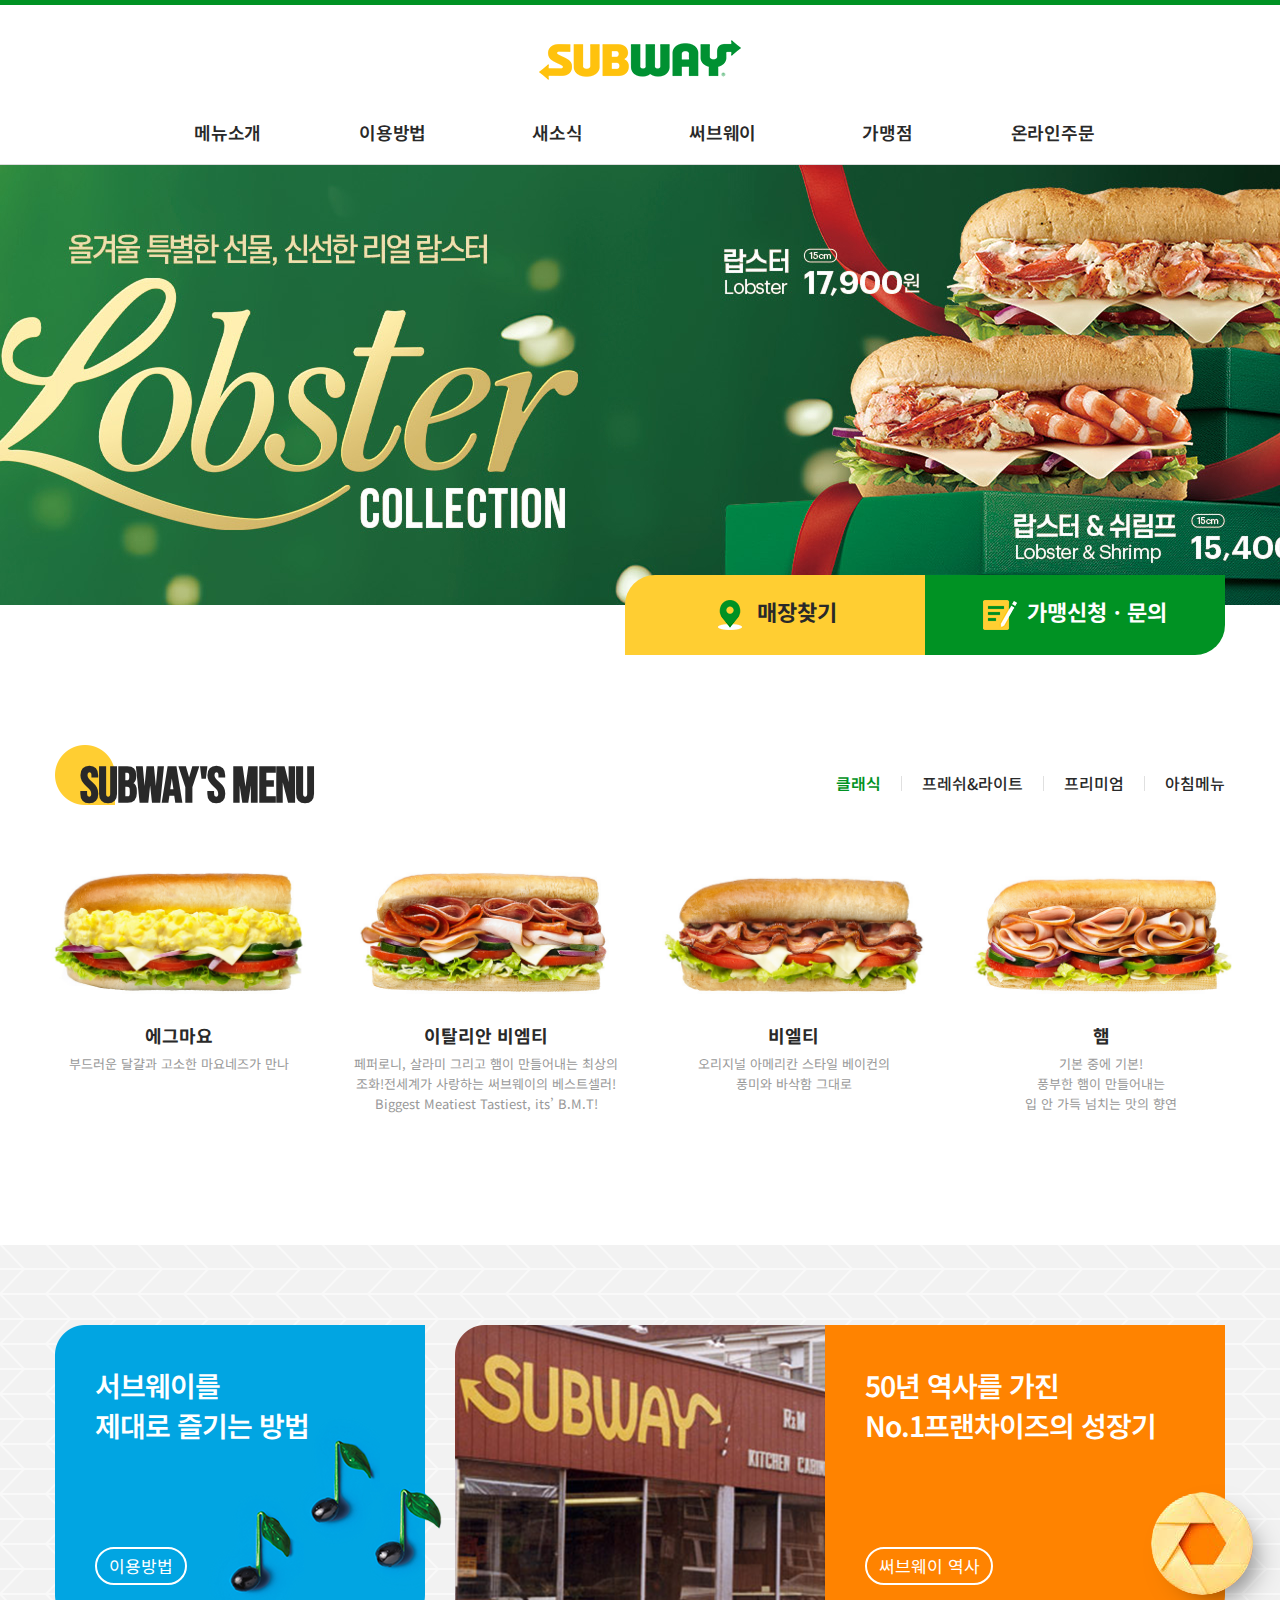
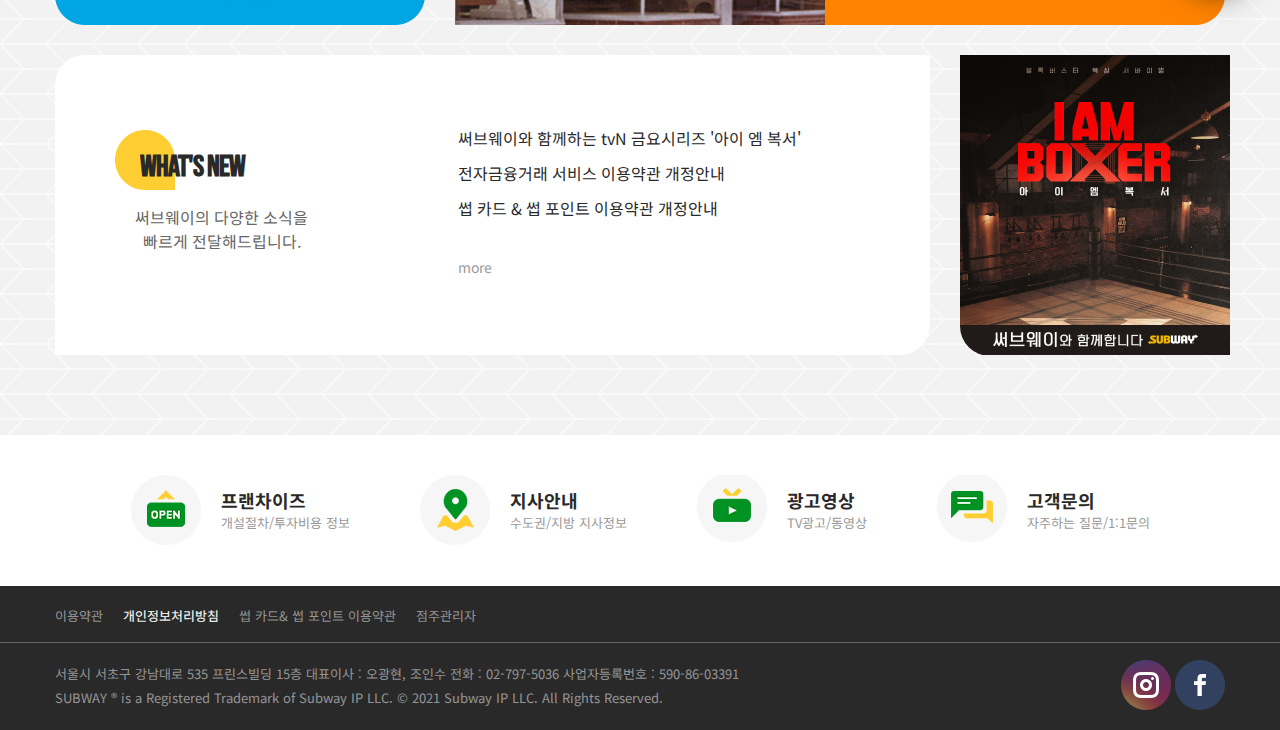
<file: index.html>
<!DOCTYPE html>
<html lang="ko">
<head>
  <meta charset="UTF-8">
  <meta name="viewport" content="width=device-width, initial-scale=1.0">
  <title>서브웨이</title>
  <link rel="stylesheet" href="css/reset.css">
  <link rel="stylesheet" href="css/basic.css">
</head>
<body>
<div id="wrap">
  <header>
      <h1 class="logo"><a href="#">Subway</a></h1>
    <nav id="gnb">
      <ul>
        <li><a href="#" class="dp1">메뉴소개</a>
        <div class="dp2">
          <ul>
            <li><a href="sub.html">샌드위치</a></li>
            <li><a href="sub.html">랩ㆍ기타</a></li>
            <li><a href="sub.html">샐러드</a></li>
            <li><a href="sub.html">아침메뉴</a></li>
            <li><a href="sub.html">스마일 썹</a></li>
            <li><a href="sub.html">단체메뉴</a></li>
          </ul>
        </div>
        </li>
        <li><a href="#" class="dp1">이용방법</a>
        <div class="dp2">
          <ul>
            <li><a href="sub.html">써브웨이 이용방법</a></li>
            <li><a href="sub.html">단체메뉴 이용방법</a></li>
            <li><a href="sub.html">신선한 재료 소개</a></li>
          </ul>
        </div>
        </li>
        <li><a href="#" class="dp1">새소식</a>
        <div class="dp2">
          <ul>
            <li><a href="sub.html">이벤트ㆍ프로모션</a></li>
            <li><a href="sub.html">뉴스ㆍ공지사항</a></li>
            <li><a href="sub.html">광고영상</a></li>
          </ul>
        </div>
        </li>
        <li><a href="#" class="dp1">써브웨이</a>
        <div class="dp2">
          <ul>
            <li><a href="sub.html">써브웨이 역사</a></li>
            <li><a href="sub.html">써브웨이 약속</a></li>
            <li><a href="sub.html">매장찾기</a></li>
          </ul>
        </div>
        </li>
        <li><a href="#" class="dp1">가맹점</a>
        <div class="dp2">
          <ul>
            <li><a href="sub.html">써브웨이 프랜차이즈</a></li>
            <li><a href="sub.html">가맹관련 FAQ</a></li>
            <li><a href="sub.html">가맹신청ㆍ문의</a></li>
            <li><a href="sub.html">지사안내</a></li>
            <li><a href="sub.html">사업설명회</a></li>
          </ul>
        </div>
        </li>
        <li><a href="#" class="dp1">온라인주문</a>
        <div class="dp2">
          <ul>
            <li><a href="sub.html">APP 주문</a></li>
            <li><a href="sub.html">단체주문</a></li>
          </ul>
        </div>
        </li>
      </ul>
    </nav>
  </header>

  <section class="main_visual">
    <div class="main_visual_inner">
      <div class="main_visual_imgs">
        <img src="img/1767162395263_I4IaPO.jpg" alt="">
      </div>
    </div> <!-- main_visual_inner END -->
    <div class="quicklink">
      <div class="quicklink_wrap">
        <div class="store">
          <a href="#"><span>매장찾기</span></a>
        </div>
        <div class="fran">
          <a href="#"><span>가맹신청ㆍ문의</span></a> 
        </div>
      </div>
    </div>
  </section>

  <section class="menu">
    <div class="menu_header">
      <h2>Subway's Menu</h2>
      <div class="tab">
        <ul>
          <li class="select"><a href="#">클래식</a></li>
          <li><a href="#">프레쉬&라이트</a></li>
          <li><a href="#">프리미엄</a></li>
          <li><a href="#">아침메뉴</a></li>
        </ul>
      </div>
    </div>
    <div class="menu_wrap">
      <div class="classic">
        <ul>
          <li>
            <a href="#">
              <div>
                <figure><img src="img/sandwich1_01.jpg" alt=""></figure>
                <strong>에그마요</strong>
                <p>부드러운 달걀과 고소한 마요네즈가 만나</p>
              </div>
            </a>
          </li>
          <li>
            <a href="#">
              <div>
                <figure><img src="img/sandwich1_02.jpg" alt=""></figure>
                <strong>이탈리안 비엠티</strong>
                <p>페퍼로니, 살라미 그리고 햄이 만들어내는 최상의 조화!전세계가 사랑하는 써브웨이의 베스트셀러!<br>Biggest Meatiest Tastiest, its’ B.M.T!</p>
              </div>
            </a>
          </li>
          <li>
            <a href="#">
              <div>
                <figure><img src="img/sandwich1_03.jpg" alt=""></figure>
                <strong>비엘티</strong>
                <p>오리지널 아메리칸 스타일 베이컨의<br>풍미와 바삭함 그대로</p>
              </div>
            </a>
          </li>
          <li>
            <a href="#">
              <div>
                <figure><img src="img/sandwich1_04.jpg" alt=""></figure>
                <strong>햄</strong>
                <p>기본 중에 기본!<br>풍부한 햄이 만들어내는<br>입 안 가득 넘치는 맛의 향연</p>
              </div>
            </a>
          </li>
        </ul>
      </div>
    </div>
  </section>

<section class="subway">
  <div class="subway_inner">
    <div class="util">
      <p>서브웨이를<br>제대로 즐기는 방법</p>
      <a href="#" class="btn">이용방법</a>
    </div>
    <div class="history">
      <P>50년 역사를 가진<br>No.1프랜차이즈의 성장기</P>
      <a href="#" class="btn">써브웨이 역사</a>
    </div>
    <div class="whats_new">
      <div class="whats_new_in">
        <div>
          <h2>What's New</h2>
          <p>써브웨이의 다양한 소식을<br>빠르게 전달해드립니다.</p>
        </div>
        <div>
          <ul>
            <li><a href="#">써브웨이와 함께하는 tvN 금요시리즈 '아이 엠 복서'</a></li>
            <li><a href="#">전자금융거래 서비스 이용약관 개정안내</a></li>
            <li><a href="#">썹 카드 & 썹 포인트 이용약관 개정안내</a></li>
          </ul>
          <a href="#" class="more">more</a>
        </div>
      </div>
    </div>
    <div class="banner">
      <figure><img src="img/1766540169027_KP6nUP.png" alt="배너"></figure>
    </div>
  </div>
</section>

<section class="quick">
  <ul>
    <li>
      <a href="#">
        <figure></figure>
        <strong>프랜차이즈</strong>
        <span>개설절차/투자비용 정보</span>
      </a>
    </li>
      <li>
      <a href="#">
        <figure></figure>
        <strong>지사안내</strong>
        <span>수도권/지방 지사정보</span>
      </a>
    </li>
      <li>
      <a href="#">
        <figure></figure>
        <strong>광고영상</strong>
        <span>TV광고/동영상</span>
      </a>
    </li>
      <li>
      <a href="#">
        <figure></figure>
        <strong>고객문의</strong>
        <span>자주하는 질문/1:1문의</span>
      </a>
    </li>
  </ul>
</section>

  <footer>
    <div class="footer_in">
      <div class="footer_menu">
        <ul>
          <li><a href="#">이용약관</a></li>
          <li><a href="#"><strong>개인정보처리방침</strong></a></li>
          <li><a href="#">썹 카드& 썹 포인트 이용약관</a></li>
          <li><a href="#">점주관리자</a></li>
        </ul>
      </div>
      <address>서울시 서초구 강남대로 535 프린스빌딩 15층 대표이사 : 오광현, 조인수 전화 : 02-797-5036 사업자등록번호 : 590-86-03391<br>
      SUBWAY &reg; is a Registered Trademark of Subway IP LLC. &copy; 2021 Subway IP LLC. All Rights Reserved.</address>
    <div class="sns">
      <a href="#" class="insta">Instagram</a>
      <a href="#" class="fb">facebook</a>
    </div>
    </div>
  </footer>
</div>
</body>
</html>
</file>
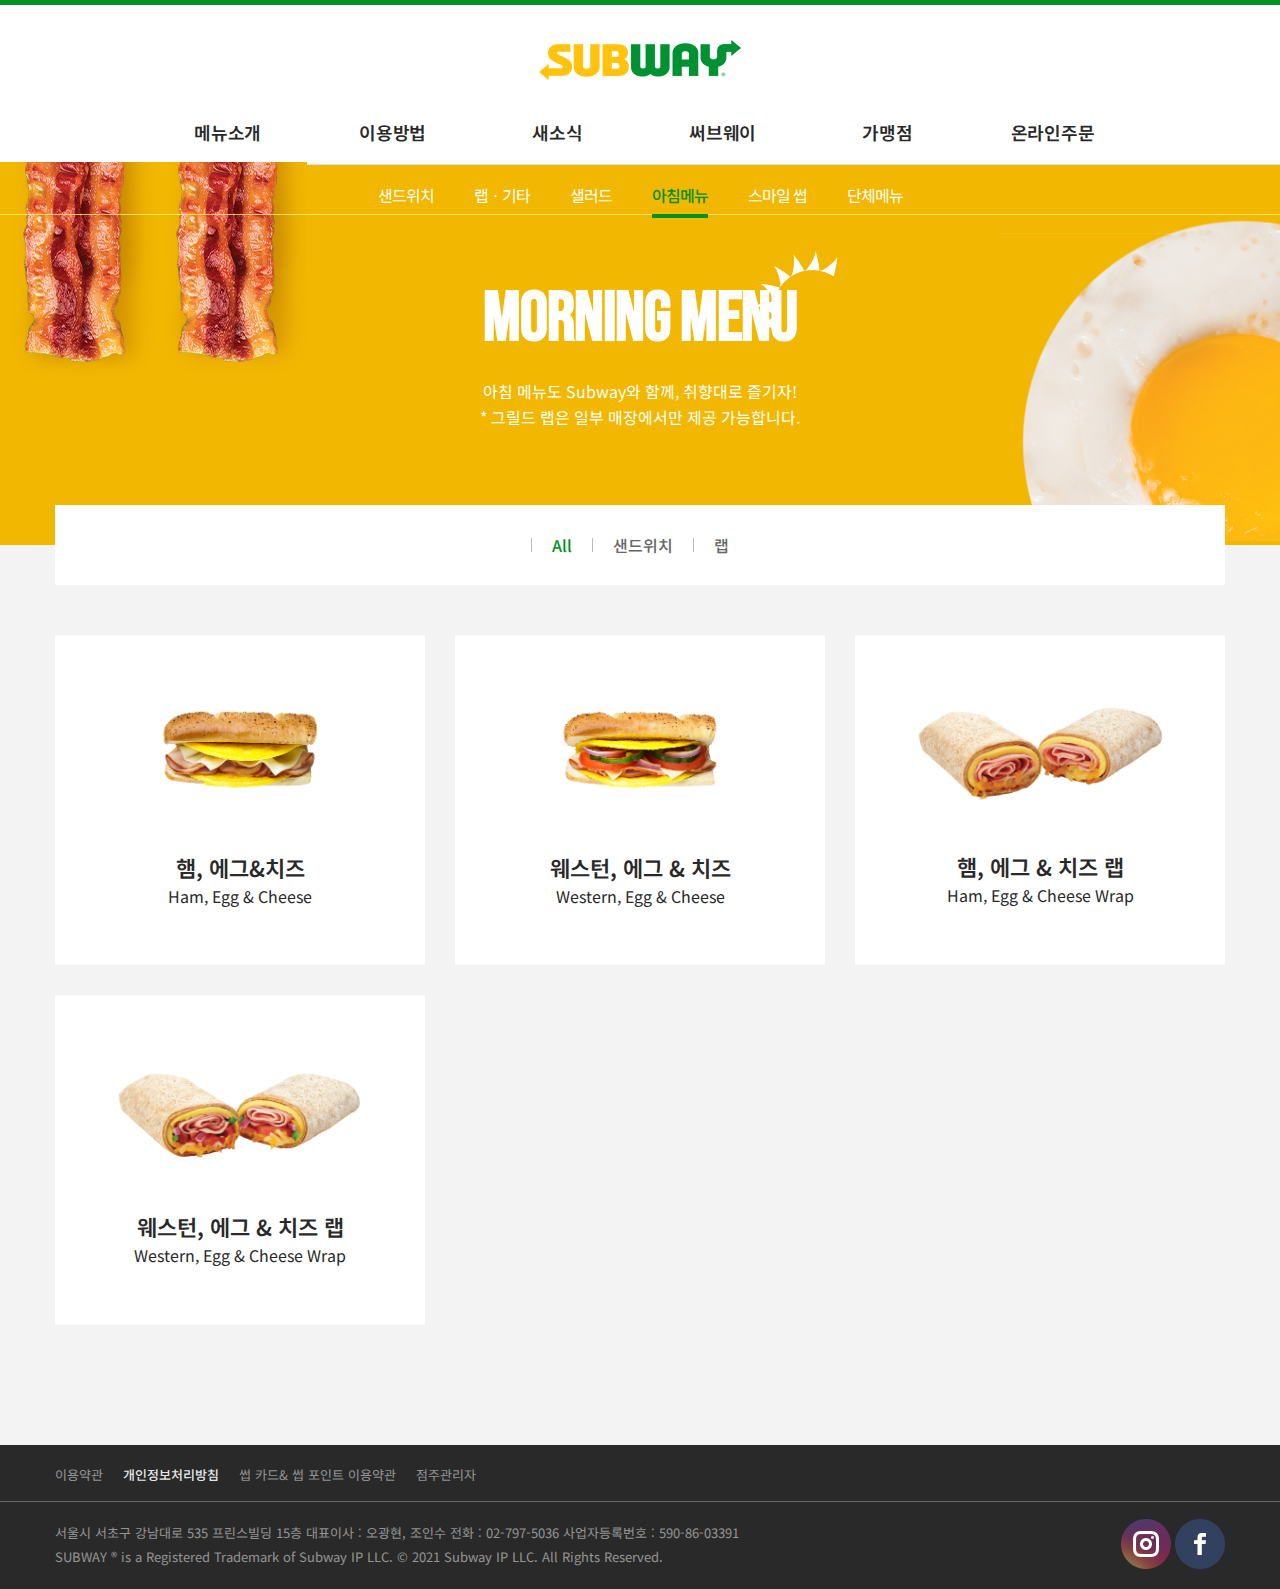
<file: sub.html>
<!DOCTYPE html>
<html lang="ko">
<head>
  <meta charset="UTF-8">
  <meta name="viewport" content="width=device-width, initial-scale=1.0">
  <title>서브웨이-아침메뉴</title>
  <link rel="stylesheet" href="css/reset.css">
  <link rel="stylesheet" href="css/basic.css">
  <link rel="stylesheet" href="css/sub.css">

</head>
<body>
<div id="wrap">
  <header>
      <h1 class="logo"><a href="#">Subway</a></h1>
    <nav id="gnb">
      <ul>
        <li><a href="#" class="dp1">메뉴소개</a>
        <div class="dp2">
          <ul>
            <li><a href="sub.html">샌드위치</a></li>
            <li><a href="sub.html">랩ㆍ기타</a></li>
            <li><a href="sub.html">샐러드</a></li>
            <li><a href="sub.html">아침메뉴</a></li>
            <li><a href="sub.html">스마일 썹</a></li>
            <li><a href="sub.html">단체메뉴</a></li>
          </ul>
        </div>
        </li>
        <li><a href="#" class="dp1">이용방법</a>
        <div class="dp2">
          <ul>
            <li><a href="sub.html">써브웨이 이용방법</a></li>
            <li><a href="sub.html">단체메뉴 이용방법</a></li>
            <li><a href="sub.html">신선한 재료 소개</a></li>
          </ul>
        </div>
        </li>
        <li><a href="#" class="dp1">새소식</a>
        <div class="dp2">
          <ul>
            <li><a href="sub.html">이벤트ㆍ프로모션</a></li>
            <li><a href="sub.html">뉴스ㆍ공지사항</a></li>
            <li><a href="sub.html">광고영상</a></li>
          </ul>
        </div>
        </li>
        <li><a href="#" class="dp1">써브웨이</a>
        <div class="dp2">
          <ul>
            <li><a href="sub.html">써브웨이 역사</a></li>
            <li><a href="sub.html">써브웨이 약속</a></li>
            <li><a href="sub.html">매장찾기</a></li>
          </ul>
        </div>
        </li>
        <li><a href="#" class="dp1">가맹점</a>
        <div class="dp2">
          <ul>
            <li><a href="sub.html">써브웨이 프랜차이즈</a></li>
            <li><a href="sub.html">가맹관련 FAQ</a></li>
            <li><a href="sub.html">가맹신청ㆍ문의</a></li>
            <li><a href="sub.html">지사안내</a></li>
            <li><a href="sub.html">사업설명회</a></li>
          </ul>
        </div>
        </li>
        <li><a href="#" class="dp1">온라인주문</a>
        <div class="dp2">
          <ul>
            <li><a href="sub.html">APP 주문</a></li>
            <li><a href="sub.html">단체주문</a></li>
          </ul>
        </div>
        </li>
      </ul>
    </nav>
  </header>

  <div id="container">
    <section class="sub_header">
      <div class="sub_header_in">
        <ul>
          <li><a href="#">샌드위치</a></li>
          <li><a href="#">랩ㆍ기타</a></li>
          <li><a href="#">샐러드</a></li>
          <li class="active"><a href="#">아침메뉴</a></li>
          <li><a href="#">스마일 썹</a></li>
          <li><a href="#">단체메뉴</a></li>
        </ul>
      </div>
    </section>
    <section class="sub_visual morning">
      <h2>Morning Menu</h2>
      <p>아침 메뉴도 Subway와 함께, 취향대로 즐기자!<br>* 그릴드 랩은 일부 매장에서만 제공 가능합니다.</p>
      <div class="img1"></div>
      <div class="img2"></div>
    </section>
    <section class="product">
      <div class="pd_tab">
        <ul>
          <li class="active"><a href="#">All</a></li>
          <li><a href="#">샌드위치</a></li>
          <li><a href="#">랩</a></li>
        </ul>
      </div>
      <div class="pd_list">
        <ul>
          <li>
            <a href="#">
              <figure><img src="img/sub1.png" alt="햄, 에그&치즈"></figure>
              <strong class="title">햄, 에그&치즈</strong>
              <span class="eng">Ham, Egg & Cheese</span>
              <div class="summary">
                <p>푹신한 오믈렛과 햄의 가장 클래식한 조화<br>
                  ※ 아침메뉴 제공시간 : 오전 11시까지<br>
                  ※ 본 메뉴에는 야채가 포함되지 않습니다.</p>
              </div>
              <a href="#" class="viewBtn"></a>
            </a>
          </li>
          <li>
            <a href="#">
              <figure><img src="img/sub2.png" alt="웨스턴, 에그 & 치즈"></figure>
              <strong class="title">웨스턴, 에그 & 치즈</strong>
              <span class="eng">Western, Egg & Cheese</span>
              <div class="summary">
                <p>토마토, 피망, 양파 세가지 야채가 더해져 더욱 신선한 하루 시작<br>
                  ※ 아침메뉴 제공시간 : 오전 11시까지<br>
                  ※ 본 메뉴에는 토마토, 피망, 양파 이외의 야채가 포함되지 않습니다.</p>
              </div>
              <a href="#" class="viewBtn"></a>
            </a>
          </li>
          <li>
            <a href="#">
              <figure><img src="img/sub3.png" alt="햄, 에그 & 치즈 랩"></figure>
              <strong class="title">햄, 에그 & 치즈 랩</strong>
              <span class="eng">Ham, Egg & Cheese Wrap</span>
              <div class="summary">
                <p>이제 랩으로 즐기세요!<br>
                  푹신한 오믈렛과 햄의 가장 클래식한 조화<br>
                  ※아침메뉴 제공시간 : 오전 11시까지</p>
              </div>
              <a href="#" class="viewBtn"></a>
            </a>
          </li>
          <li>
            <a href="#">
              <figure><img src="img/sub4.png" alt="웨스턴, 에그 & 치즈 랩"></figure>
              <strong class="title">웨스턴, 에그 & 치즈 랩</strong>
              <span class="eng">Western, Egg & Cheese Wrap</span>
              <div class="summary">
                <p>이제 랩으로 즐기세요!<br>
                  토마토, 피망, 양파 세가지 야채가 더해져 더욱 신선한 하루 시작<br>
                  ※아침메뉴 제공시간 : 오전 11시까지</p>
              </div>
              <a href="#" class="viewBtn"></a>
            </a>
          </li>
        </ul>
      </div>
        
    </section>
  </div> 
  <!-- #container END -->
    
  <footer>
    <div class="footer_in">
      <div class="footer_menu">
        <ul>
          <li><a href="#">이용약관</a></li>
          <li><a href="#"><strong>개인정보처리방침</strong></a></li>
          <li><a href="#">썹 카드& 썹 포인트 이용약관</a></li>
          <li><a href="#">점주관리자</a></li>
        </ul>
      </div>
      <address>서울시 서초구 강남대로 535 프린스빌딩 15층 대표이사 : 오광현, 조인수 전화 : 02-797-5036 사업자등록번호 : 590-86-03391<br>
      SUBWAY &reg; is a Registered Trademark of Subway IP LLC. &copy; 2021 Subway IP LLC. All Rights Reserved.</address>
    <div class="sns">
      <a href="#" class="insta">Instagram</a>
      <a href="#" class="fb">facebook</a>
    </div>
    </div>
  </footer>
</div>
</body>
</html>
</file>
<file: css/basic.css>
@charset "UTF-8";
@import url('https://fonts.googleapis.com/css2?family=Bebas+Neue&family=Montserrat:ital,wght@0,100..900;1,100..900&family=Noto+Sans+KR:wght@100..900&display=swap');

:root { 
  --green :#009223; 
  --yellow : #FFCE32; 
  --gray1 : #666666; 
  --gray2 : #999999;
}

body { font-family: "Noto Sans KR", "맑은고딕", sans-serif; color: #292929; }
#wrap { min-width: 1280px; } /* 1280보다 작아지지 않게함 */
h2 { font-family: "Bebas Neue", sans-serif; font-weight: 700; letter-spacing: -1px; background: url('../img/bul_tit.png') no-repeat; 
line-height: 1.7; padding-left: 25px; }
li.select a { color: var(--green); font-weight: 600; }

header { position: relative; height: 165px; border-top: 5px solid var(--green); border-bottom: 1px solid #ddd; }

.logo { position: absolute; left: calc(50% - 101px); top: 35px; }
.logo a { display: block; width: 202px; height: 40px; background: url('../img/logo_w.png'); text-indent: -9999px; }

#gnb { position: absolute; top: 98px; width: 100%; text-align: center; }
#gnb > ul { display: inline-block; }
#gnb > ul > li { position: relative; float: left; width: 165px; }
#gnb > ul > li > a.dp1 { display: block; padding-top: 20px; font-size: 18px; letter-spacing: -0.25px; font-weight: 600; position: relative; 
z-index: 100; }
#gnb > ul > li:hover a.dp1 { color: var(--green); }

#gnb > ul > li:hover .dp2 { visibility: visible; opacity: 1; top: -20px; z-index: 2;}

/* sub */
.dp2 { visibility: hidden; opacity: 0; position: absolute; left: 0; width: 100%; padding: 87px 0 20px; top: 0; 
  background: #fff; transition: .3s; }
.dp2 > ul > li a { display: block; font-size: 15px; padding: 8px 0; letter-spacing: -0.3px; color: var(--gray1); }
.dp2 > ul > li a:hover { color: var(--green); text-decoration: underline; }


/***************** main_visual ****************/
#main_visual { }
.main_visual_inner { position: relative; width: 100%; height: 440px; overflow: hidden; }
.main_visual_imgs { position: absolute; left: 50%; margin-left: -960px; }

.quicklink { height: 80px; width: 1170px; margin: auto; position: relative; top: -30px; }
.quicklink_wrap { display: table; width: 600px; height: 100%; float: right; }

.quicklink_wrap > div { display: table-cell; width: 50%; text-align: center; vertical-align: middle; }
.store { background: var(--yellow); border-radius: 30px 0 0 ; } 
.fran { background: var(--green);  border-radius: 0 0 30px; color: #fff; }

.quicklink_wrap > div a { font-size: 22px; font-weight: 700; }

.store span:before, .fran span:before { display: inline-block; content: ""; width: 34px; height: 30px; 
vertical-align: middle; margin-right: 10px; }
.store span:before { background: url('../img/icon_map.png') no-repeat center; }
.fran span:before { background: url('../img/icon_franchise.png') no-repeat; }


/* menu */
.menu { padding-top: 60px; height: 560px; }
.menu h2 { font-size: 50px; }
.menu_header { width: 1170px; margin: auto; position: relative; }
.tab { position: absolute; right: 0; top: 30px; }
.tab ul { overflow: hidden; }
.tab li { float: left; margin-left: 40px; }
.tab a { font-weight: 500; }
.tab li + li:before { display: inline-block; content: ""; width: 1px; height: 15px; background: #e0e0e0; 
  transform: translate(-20px, 1px); }

.menu_wrap { width: 1200px; margin: auto; }
.classic { }
.menu_wrap ul { display: flex; gap: 30px; }
.menu_wrap li { flex: 1; text-align: center; position: relative; }
.menu_wrap li a { }
.menu_wrap li a > div { }
.menu_wrap li figure { }
.menu_wrap li figure img { width: 100%; }
.menu_wrap li strong { font-size: 18px; font-weight: 700; }
.menu_wrap li p {  margin-top: 10px; font-size: 13px; color: var(--gray2); line-height: 20px; }
.menu_wrap li:after { display: none; position: absolute; content: ""; width: 98px; height: 98px; background: url('../img/btn_more.png'); 
  top: 136px; left: 125px; }

.menu_wrap li:hover { flex: 1.3; }
.menu_wrap li:hover strong { font-size: 25px; }
.menu_wrap li:hover p { display: none; }
.menu_wrap li:hover:after { display: block; }

/* subway */
.subway { padding: 80px 0; background: url('../img/bg_content.gif'); }
.subway_inner { width: 1280px; margin: auto; display: grid; grid-template-rows: repeat(2, 300px); grid-template-columns: 455px auto 320px; 
row-gap: 30px; }

.util p, .history p { font-size: 28px; font-weight: 600; color: #fff; line-height: 40px; letter-spacing: -1px; }
.subway_inner .btn { display: inline-block; color: #fff; border: 2px solid #fff; padding: 8px 0 9px; border-radius: 9999px; font-size: 17px; 
width: 92px; text-align: center; }

.util { margin-left: 55px; background: url('../img/bg_utilization.png');  padding: 40px; display: flex; flex-direction: column; 
justify-content: space-between; }
.util .btn { width: 92px; }

.history { grid-column: span 2; background: url('../img/img_subway_history.png');  padding: 40px 0 40px 410px; display: flex; flex-direction: column; justify-content: space-between; }
.history .btn { width: 128px; }

.whats_new { grid-column: span 2; padding: 0 30px 0 55px; }
.whats_new_in { height: 100%; padding: 75px 0 75px 60px; background: #fff; border-radius: 30px 0 30px 0; display: flex; gap: 150px; }

.whats_new h2 { font-size: 30px; line-height: 2.5; }
.whats_new p { padding-left: 20px; text-align: center; line-height: 1.5; color: var(--gray1); }

.whats_new ul { }
.whats_new li { height: 35px; }
.whats_new li a { display: inline-block; position: relative; }
.whats_new li a:hover { color: var(--green); }
.whats_new li a:after { position: absolute; content: ""; width: 0; height: 3px; background: var(--green); bottom: -3px; left: 50%; transition: 0.3s; }

.whats_new li a:hover:after { width: 100%; left: 0; }

.whats_new .more { display: inline-block; font-size: 14px; color: var(--gray2); margin-top: 25px; }

.banner { }
.banner figure { border-radius: 0 30px 0 30px; overflow: hidden; width: 300px; }

.quick { padding: 40px 0; text-align: center; }
.quick ul { display: inline-block; overflow: hidden; }
.quick li { float: left; margin-left: 70px; }
.quick li:first-child { margin-left: 0; }
.quick a { display: flex; flex-direction: column; justify-content: center; height: 70px; padding-left: 90px; gap: 7px; 
  position: relative; text-align: left; }
.quick figure { width: 70px; height: 70px; background: url('../img/icon_quickmenu.png'); position: absolute; left: 0; }

.quick li:nth-child(1) figure { background-position: 0 0; }
.quick li:nth-child(2) figure { background-position: -70px 0; }
.quick li:nth-child(3) figure { background-position: -140px 0; }
.quick li:nth-child(4) figure { background-position: -210px 0; }

.quick strong { display: block; font-size: 18px; font-weight: 700; }
.quick span { font-size: 13px; color: var(--gray2); }

/* footer */
footer { background: #292929; color: rgba(255, 255, 255, 0.5); padding: 20px 0; position: relative; }
.footer_in { width: 1170px; margin: auto; }

.footer_menu:after { position: absolute; content: ""; left: 0; top: 56px; width: 100%; height: 1px; background: var(--gray1); }
.footer_menu ul { overflow: hidden; }
.footer_menu li { float: left; margin-right: 20px; }
.footer_menu a { font-size: 13px; }
.footer_menu strong { color: rgba(255, 255, 255, 0.9); font-weight: 500; }

address { margin-top: 40px; font-size: 13px; line-height: 24px; }

.sns { float: right; margin-top: -50px; transition: 0.3s; }
.sns a { display: inline-block; width: 50px; height: 50px; text-indent: -9999px; }
.sns a.insta { background: url('../img/icon_sns_instar.png'); }
.sns a.fb { background: url('../img/icon_sns_facebook.png'); }
.sns a:hover { background-position: -50px 0; }
</file>
<file: css/sub.css>
@charset "UTF-8";

#container { background: #f2f2f2ec; }

.sub_header { position: absolute; width: 100%; height: 50px; border-bottom: 1px solid rgba(255, 247, 128, 0.7); z-index: 5; }
.sub_header_in { text-align: center; }
.sub_header ul { display: inline-block; overflow: hidden; }
.sub_header li { float: left; margin: 0 20px; }
.sub_header a { display: inline-block; line-height: 60px; color: #fff; letter-spacing: -1px; }

.sub_header li.active:after { display: block; content: ""; width: 100%; height: 4px; background: var(--green); position: relative; bottom: 11px; }
.sub_header li.active a { color: var(--green); font-weight: 500; }


.sub_visual { height: 380px; text-align: center; color: #fff; overflow: hidden; }
.sub_visual h2 { font-size: 70px; background: none; padding: 95px 0 0; animation: toUp 600ms ease-in; }
.sub_visual p { line-height: 1.6; animation: toUp 600ms ease-in 1000ms; }


.morning { background: #F2B701 url('../img/bg_visual_morning.png') 70px no-repeat; }

.morning .img1 { position: absolute; left: 50%; margin-left: 360px; top: 19.8%; width: 508px; height: 363px; 
  background: url('../img/img_visual_morning01.jpg'); animation: toDown 600ms ease-in; }
.morning .img2 { position: absolute; left: 50%;  margin-left: -660px; top: 18%; width: 327px; height: 215px; 
  background: url('../img/img_visual_morning02.jpg'); animation: toLeft 600ms ease-in; }

  @keyframes toUp { 
    0% { transform: translateY(200px); opacity: 0; }
    100% { transform: translateY(0); opacity: 1; }
  }

  @keyframes toDown { 
    0% { transform: translateY(-200px); opacity: 0; }
    100% { transform: translateY(0); opacity: 1; }
  }

    @keyframes toLeft { 
    0% { transform: translateX(100px); opacity: 0; }
    100% { transform: translateX(0); opacity: 1; }
  }

  .product { width: 1170px; margin: auto; position: relative; top: -40px; }

  .pd_tab { background: #fff; text-align: center; height: 80px; }
  .pd_tab ul { display: inline-block; }
  .pd_tab li { float: left; margin-right: 20px; }
  .pd_tab li::before { display: inline-block; content: ""; width: 1px; height: 14px; background: #bbb; margin-right: 20px; }

  .pd_tab a { display: inline-block; line-height: 80px; color: var(--gray1); font-weight: 500; }
  .pd_tab li.active a { color: var(--green); font-weight: 500; }


  .pd_list { padding: 50px 0; }
  .pd_list ul { overflow: hidden; }
  .pd_list li { position: relative; float: left; width: 370px; height: 330px; background: #fff; margin: 0 30px 30px 0; text-align: center; }
  .pd_list li:nth-child(3n) { margin-right: 0; }
  .pd_list a { }

  .pd_list figure { width: 270px; margin: 20px auto 10px; }
  .pd_list figure img { width: 100%; }
  .pd_list .title { position: relative; top: 0; display: block; font-size: 22px; font-weight: 600; margin-bottom: 10px; z-index: 5; }
  .pd_list .eng { position: relative; z-index: 5; top: 0; }
  
  .pd_list .summary { position: relative; top: 0; z-index: 5; padding: 0 20px; opacity: 0; }
  .pd_list .summary p { line-height: 1.5; font-size: 15px; color: #42eb42; }
  .pd_list .viewBtn { position: absolute; content: ""; width: 100%; height: 100%; background: url('../img/btn_more.png') no-repeat 145px bottom; 
    z-index: 6; top: 0; left: 0; transform: scale(0.3); opacity: 0; }

/* 마우스를 올려놨을때 */
  .pd_list li:hover::after { position: absolute; content: ""; top: 0; left: 0; width: 100%; height: 100%; background: var(--green); }
  .pd_list  li:hover .title { color: #fff; top: -150px; transition: 0.4s ease-out; }
  .pd_list  li:hover .eng  { color: #fff; top: -142px; transition: 0.4s ease-out; }
  .pd_list  li:hover .summary { top: -135px; opacity: 1; transition: 0.4s 0.3s; }
  .pd_list  li:hover .viewBtn { transform: scale(1); opacity: 1; transition: 0.3s 0.5s; }
</file>
